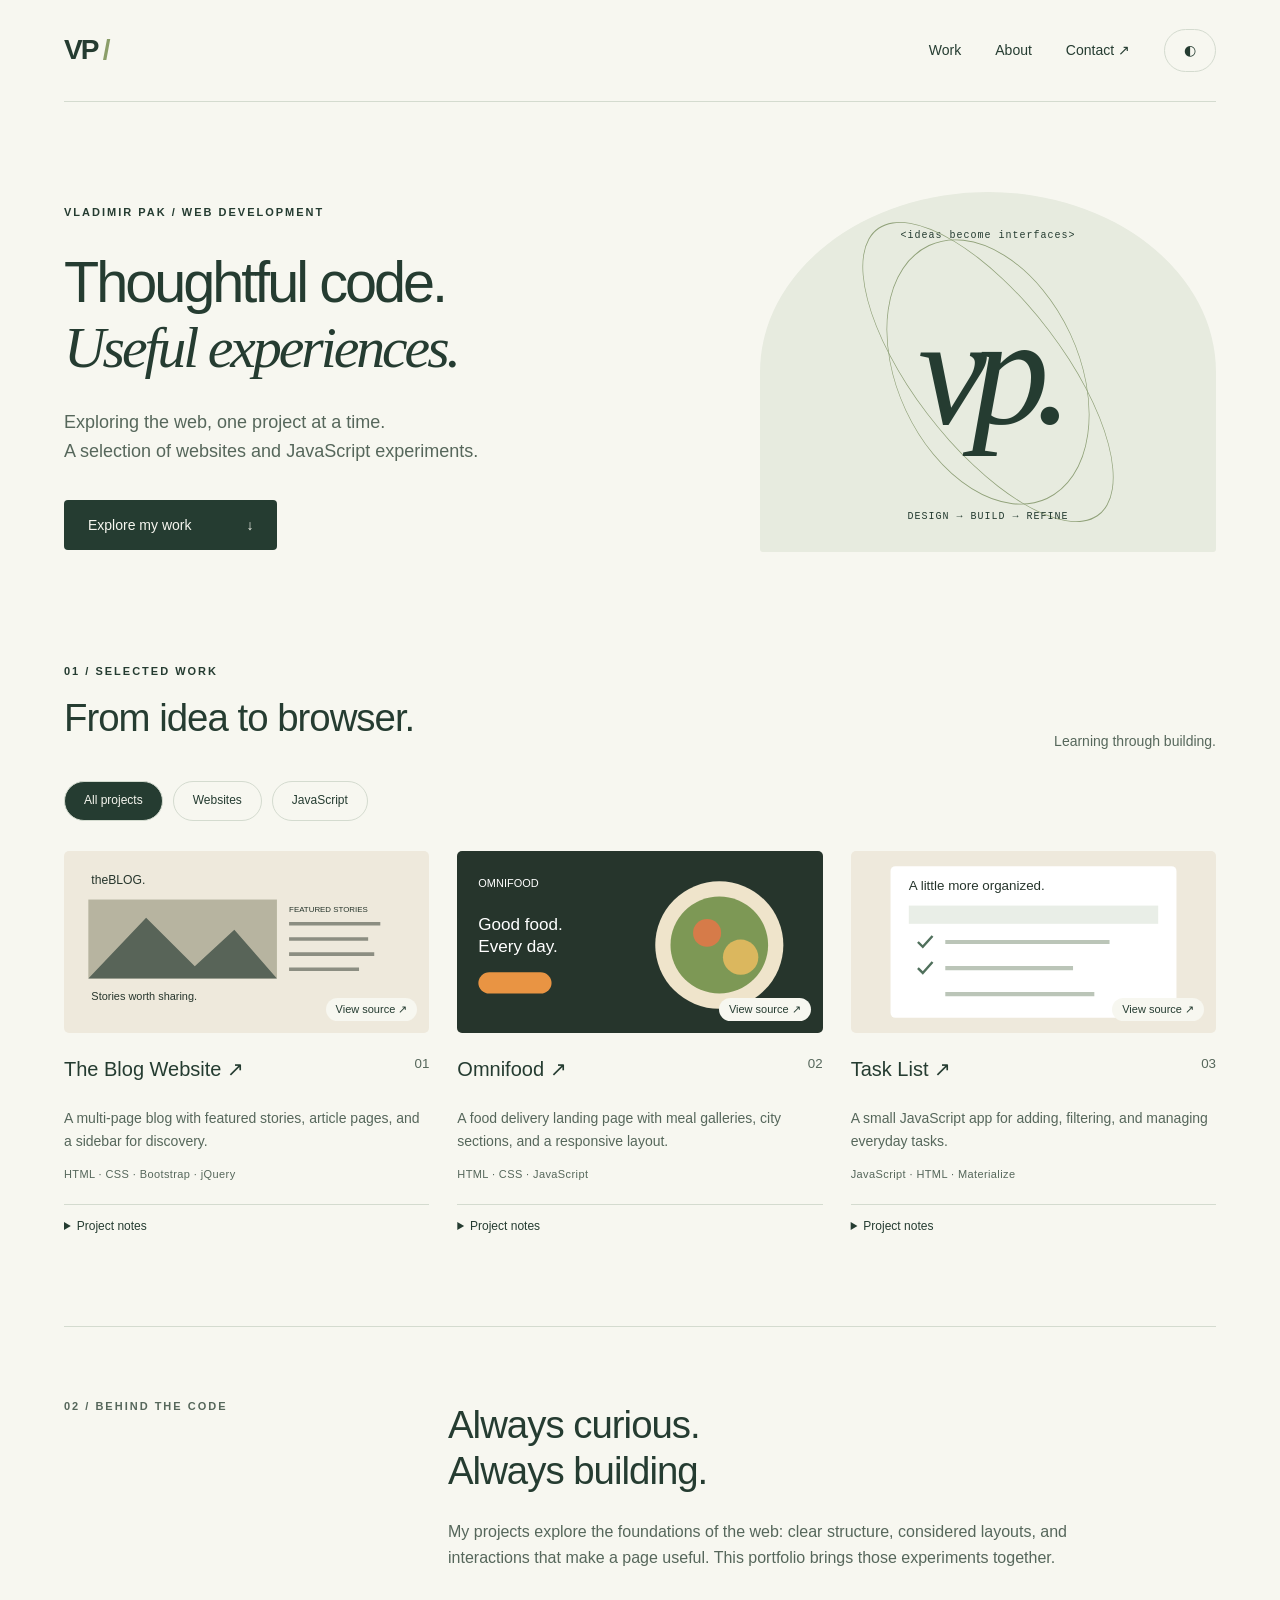
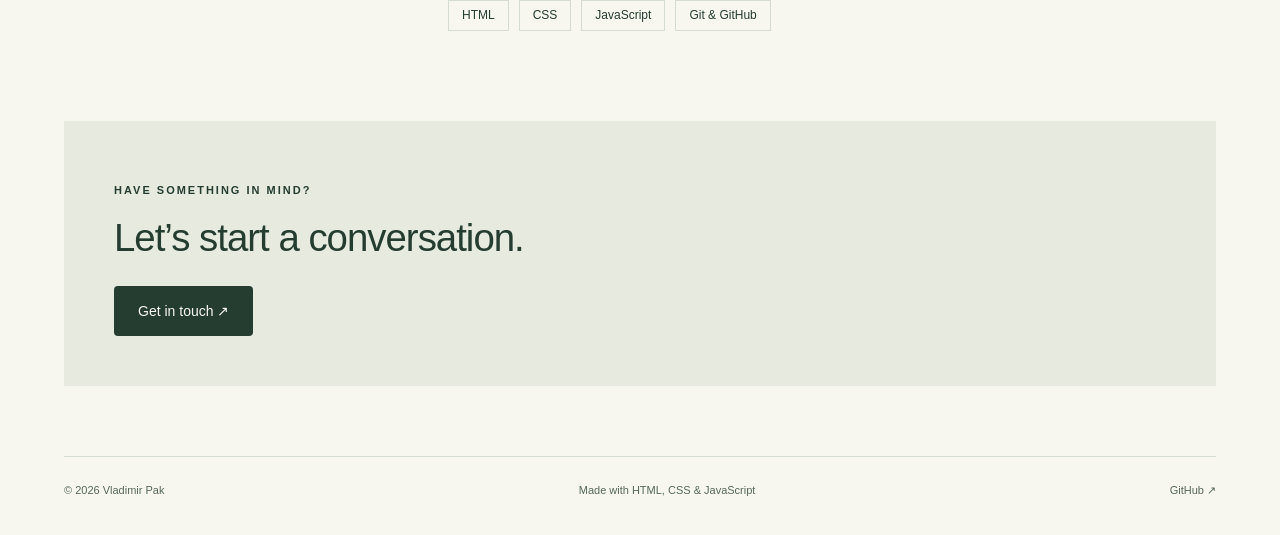
<file: portfolio/index.html>
<!doctype html><html lang="en"><head><meta charset="utf-8"><meta name="viewport" content="width=device-width,initial-scale=1"><meta name="description" content="Vladimir Pak’s web development portfolio. Explore the Blog Website, Omnifood, and JavaScript Task List."><title>Portfolio · Vladimir Pak</title><link rel="stylesheet" href="style.css"></head><body><a class="skip" href="#main">Skip to content</a><header><a class="brand" href="index.html">VP<span> / </span></a><nav aria-label="Main navigation"><a href="index.html#work">Work</a><a href="index.html#about">About</a><a href="contact.html">Contact ↗</a><button id="theme" aria-label="Toggle color theme">◐</button></nav></header><main id="main"><section class="hero"><div><p class="eyebrow">VLADIMIR PAK / WEB DEVELOPMENT</p><h1>Thoughtful code.<br><em>Useful experiences.</em></h1><p class="intro">Exploring the web, one project at a time.<br>A selection of websites and JavaScript experiments.</p><a class="primary" href="#work">Explore my work <span>↓</span></a></div><div class="hero-art" aria-hidden="true"><span class="code-label">&lt;ideas become interfaces&gt;</span><div class="orbit"></div><div class="monogram">vp.</div><span class="art-note">DESIGN → BUILD → REFINE</span></div></section><section id="work"><div class="section-head"><div><p class="eyebrow">01 / SELECTED WORK</p><h2>From idea to browser.</h2></div><p>Learning through building.</p></div><div class="filters" aria-label="Filter projects"><button class="active" data-filter="All" aria-pressed="true">All projects</button><button data-filter="Websites" aria-pressed="false">Websites</button><button data-filter="JavaScript" aria-pressed="false">JavaScript</button></div><p id="results" class="sr" aria-live="polite">3 projects shown</p><div class="projects"><article class="project" data-category="Websites"><a class="project-image" href="https://github.com/ArchangeLNY/The-Blog-Website"><img src="blog.svg" alt="Illustration of the The Blog Website interface" width="600" height="300"><span>View source ↗</span></a><div class="project-title"><h3><a href="https://github.com/ArchangeLNY/The-Blog-Website">The Blog Website ↗</a></h3><small>01</small></div><p>A multi-page blog with featured stories, article pages, and a sidebar for discovery.</p><p class="tech">HTML · CSS · Bootstrap · jQuery</p><details><summary>Project notes</summary><p>A practice project exploring Bootstrap grids, a story carousel, and reusable navigation across home, about, contact, and article pages.</p></details></article><article class="project" data-category="Websites"><a class="project-image" href="https://github.com/ArchangeLNY/Omnifood-project"><img src="food.svg" alt="Illustration of the Omnifood interface" width="600" height="300"><span>View source ↗</span></a><div class="project-title"><h3><a href="https://github.com/ArchangeLNY/Omnifood-project">Omnifood ↗</a></h3><small>02</small></div><p>A food delivery landing page with meal galleries, city sections, and a responsive layout.</p><p class="tech">HTML · CSS · JavaScript</p><details><summary>Project notes</summary><p>A practice project combining food photography, CSS layout, media queries, and JavaScript navigation.</p></details></article><article class="project" data-category="JavaScript"><a class="project-image" href="https://github.com/ArchangeLNY/jsLocalstorage.io"><img src="task.svg" alt="Illustration of the Task List interface" width="600" height="300"><span>View source ↗</span></a><div class="project-title"><h3><a href="https://github.com/ArchangeLNY/jsLocalstorage.io">Task List ↗</a></h3><small>03</small></div><p>A small JavaScript app for adding, filtering, and managing everyday tasks.</p><p class="tech">JavaScript · HTML · Materialize</p><details><summary>Project notes</summary><p>A practice project exploring DOM events, task filtering, and browser local storage.</p></details></article></div></section><section id="about" class="about"><p class="eyebrow">02 / BEHIND THE CODE</p><div><h2>Always curious.<br>Always building.</h2><p>My projects explore the foundations of the web: clear structure, considered layouts, and interactions that make a page useful. This portfolio brings those experiments together.</p><div class="skills"><span>HTML</span><span>CSS</span><span>JavaScript</span><span>Git & GitHub</span></div></div></section><section class="cta"><p class="eyebrow">HAVE SOMETHING IN MIND?</p><h2>Let’s start a conversation.</h2><a class="primary" href="contact.html">Get in touch ↗</a></section></main><footer><span>© 2026 Vladimir Pak</span><span>Made with HTML, CSS & JavaScript</span><a href="https://github.com/ArchangeLNY">GitHub ↗</a></footer><script src="script.js"></script></body></html>
</file>
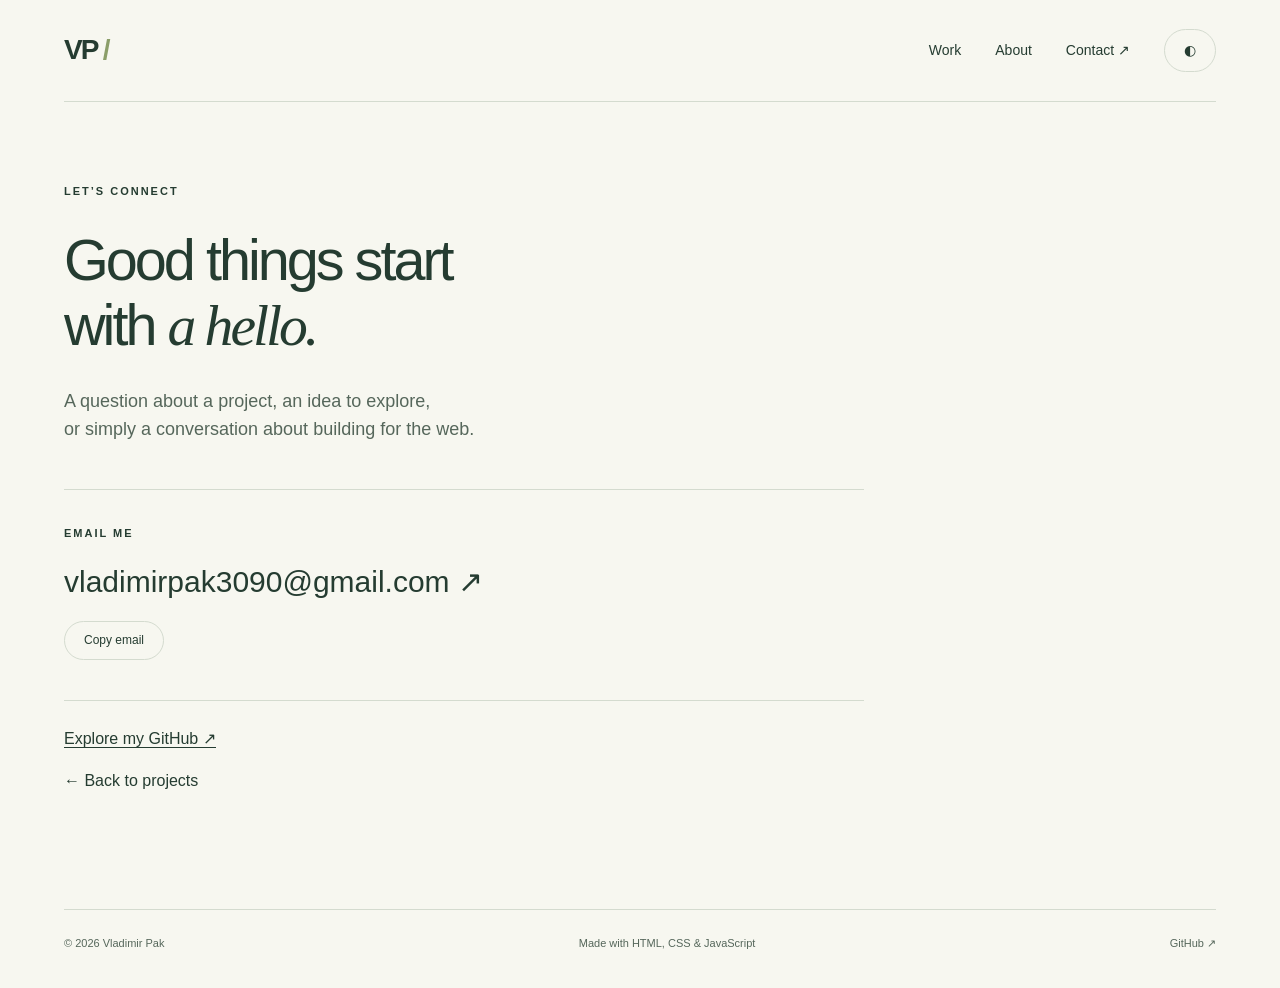
<file: portfolio/contact.html>
<!doctype html><html lang="en"><head><meta charset="utf-8"><meta name="viewport" content="width=device-width,initial-scale=1"><meta name="description" content="Vladimir Pak’s web development portfolio. Explore the Blog Website, Omnifood, and JavaScript Task List."><title>Contact · Vladimir Pak</title><link rel="stylesheet" href="style.css"></head><body><a class="skip" href="#main">Skip to content</a><header><a class="brand" href="index.html">VP<span> / </span></a><nav aria-label="Main navigation"><a href="index.html#work">Work</a><a href="index.html#about">About</a><a href="contact.html">Contact ↗</a><button id="theme" aria-label="Toggle color theme">◐</button></nav></header><main id="main" class="contact"><p class="eyebrow">LET’S CONNECT</p><h1>Good things start<br>with <em>a hello.</em></h1><p class="intro">A question about a project, an idea to explore,<br>or simply a conversation about building for the web.</p><div class="contact-box"><p class="eyebrow">EMAIL ME</p><a class="email" href="mailto:vladimirpak3090@gmail.com">vladimirpak3090@gmail.com ↗</a><button id="copy" data-email="vladimirpak3090@gmail.com">Copy email</button><p id="copy-status" aria-live="polite"></p></div><a class="text-link" href="https://github.com/ArchangeLNY">Explore my GitHub ↗</a><p><a href="index.html#work">← Back to projects</a></p></main><footer><span>© 2026 Vladimir Pak</span><span>Made with HTML, CSS & JavaScript</span><a href="https://github.com/ArchangeLNY">GitHub ↗</a></footer><script src="script.js"></script></body></html>
</file>
<file: portfolio/style.css>
*{box-sizing:border-box}html{scroll-behavior:smooth;scroll-padding-top:30px;--bg:#f7f7f0;--ink:#253c31;--muted:#56675b;--line:#d4dbcf;--accent:#d5e6b3;--panel:#e7ebdf}html[data-theme=dark]{--bg:#17281f;--ink:#f0f2e6;--muted:#bec9bb;--line:#415548;--accent:#a7c77a;--panel:#253c31}body{margin:0;background:var(--bg);color:var(--ink);font:16px/1.6 Arial,sans-serif}header,main,footer{width:min(1280px,90%);margin:auto}header{display:flex;align-items:center;justify-content:space-between;padding:28px 0;border-bottom:1px solid var(--line)}a{color:inherit;text-decoration:none}a:hover{text-decoration:underline;text-underline-offset:5px}button,summary{cursor:pointer}button{font:inherit;color:inherit;background:none;border:1px solid var(--line);padding:9px 19px;border-radius:30px}button:hover{background:var(--panel)}:focus-visible{outline:3px solid #a78b42;outline-offset:5px}.brand{font-size:28px;font-weight:bold;letter-spacing:-2px}.brand span{color:#8b9e69}nav{display:flex;gap:34px;align-items:center;font-size:14px}.hero{display:grid;grid-template-columns:1.4fr 1fr;gap:5%;padding:90px 0 100px;align-items:center}.eyebrow{font-size:11px;letter-spacing:2px;font-weight:bold}.hero h1,h1{font-size:clamp(42px,4.5vw,72px);line-height:1.13;letter-spacing:-3px;font-weight:500;margin:28px 0}em{font-family:Georgia,serif;font-weight:normal}.intro{color:var(--muted);font-size:18px;margin:28px 0 34px}.primary{background:var(--ink);color:var(--bg);display:inline-flex;gap:55px;padding:14px 24px;border-radius:4px;font-size:14px}.hero-art{height:360px;position:relative;overflow:hidden;background:var(--panel);border-radius:50% 50% 3px 3px;display:grid;place-items:center}.monogram{font:italic 155px Georgia;letter-spacing:-15px;z-index:1}.orbit{position:absolute;width:280px;height:280px;border:1px solid #91a27a;border-radius:50%;transform:rotate(-25deg) scaleX(.65)}.orbit:after{content:'';position:absolute;inset:30px -50px;border:1px solid #91a27a;border-radius:50%;transform:rotate(65deg)}.code-label,.art-note{position:absolute;font:10px monospace;letter-spacing:1px}.code-label{top:38px}.art-note{bottom:30px}.section-head{display:flex;justify-content:space-between;align-items:end}.section-head>p{color:var(--muted);font-size:14px}h2{font-weight:500;font-size:clamp(30px,3vw,42px);letter-spacing:-1px;line-height:1.2;margin:15px 0 25px}.filters{display:flex;gap:10px;margin:15px 0 30px}.filters button{font-size:12px}.filters .active{background:var(--ink);color:var(--bg)}.projects{display:grid;grid-template-columns:repeat(3,minmax(0,1fr));gap:28px}.project[hidden]{display:none}.project-image{display:block;position:relative;overflow:hidden;border-radius:5px}.project-image img{width:100%;height:auto;display:block;transition:transform .3s}.project-image:hover img{transform:scale(1.04)}.project-image span{position:absolute;right:12px;bottom:12px;background:#f7f7f0;color:#253c31;padding:3px 10px;font-size:11px;border-radius:20px}.project-title{display:flex;justify-content:space-between;align-items:center}h3{font-size:20px;font-weight:500;margin:20px 0 8px}.project p{font-size:14px;color:var(--muted)}.tech{font-size:11px!important;letter-spacing:.4px}.project small{color:var(--muted)}details{border-top:1px solid var(--line);margin-top:20px;padding-top:12px;font-size:12px}summary{list-style:revert}.about{border-top:1px solid var(--line);margin-top:90px;padding:60px 0;display:grid;grid-template-columns:1fr 2fr}.about>div{max-width:650px}.about p{color:var(--muted)}.skills{display:flex;flex-wrap:wrap;gap:10px;margin-top:30px}.skills span{border:1px solid var(--line);padding:5px 13px;font-size:12px}.cta{background:var(--panel);padding:50px;margin:30px 0 70px}footer{display:flex;justify-content:space-between;gap:20px;font-size:11px;color:var(--muted);border-top:1px solid var(--line);padding:25px 0 35px}.contact{padding:70px 0 100px;min-height:78vh}.contact-box{border-block:1px solid var(--line);padding:24px 0;margin:45px 0 25px;max-width:800px}.email{font-size:clamp(17px,3vw,30px);display:block;overflow-wrap:anywhere;margin:15px 0}.contact-box button{font-size:12px}.text-link{border-bottom:1px solid var(--ink)}.sr,.skip:not(:focus){position:absolute;width:1px;height:1px;padding:0;margin:-1px;overflow:hidden;clip:rect(0,0,0,0)}.skip:focus{position:fixed;background:var(--bg);z-index:10;padding:10px}@media(max-width:760px){nav{gap:17px}.hero{grid-template-columns:1fr;padding:55px 0}.hero-art{height:240px;border-radius:4px;margin-top:20px}.monogram{font-size:120px}.projects{grid-template-columns:1fr}.section-head{display:block}.project-image img{max-height:300px;object-fit:cover}.about{grid-template-columns:1fr;margin-top:55px;padding:35px 0}.cta{padding:25px}footer{flex-wrap:wrap}.contact{padding-top:40px}h1{letter-spacing:-2px}.filters{flex-wrap:wrap}}@media(prefers-reduced-motion:reduce){html{scroll-behavior:auto}*{transition:none!important}}
</file>
